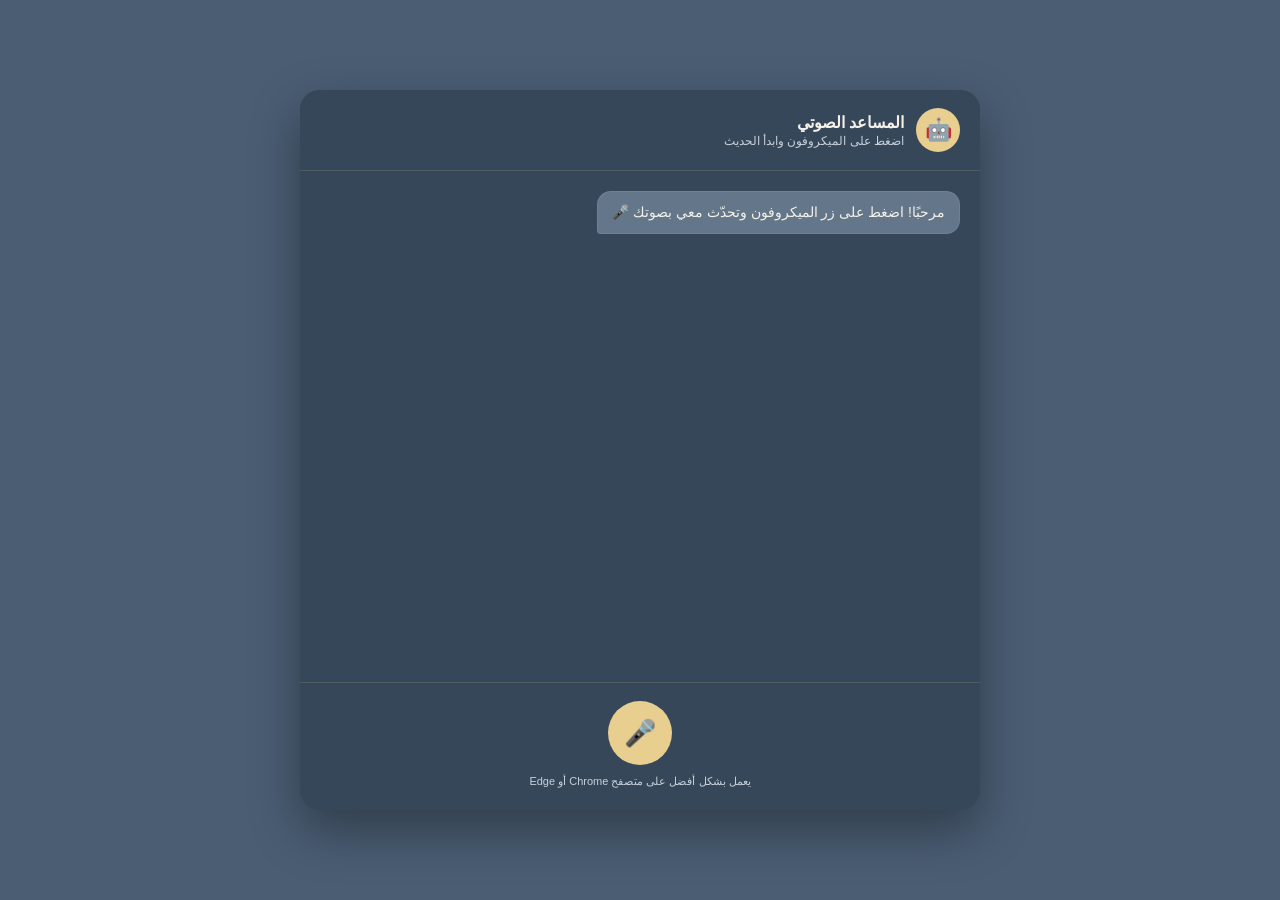
<file: AI-Robotics/Task-3-Voice Assistant/codes/index.html>
<!DOCTYPE html>
<html lang="ar" dir="rtl">
<head>
  <meta charset="UTF-8">
  <meta name="viewport" content="width=device-width, initial-scale=1.0">
  <title>شات بوت صوتي - Gemini</title>
  <link rel="stylesheet" href="style.css">
</head>
<body>

  <div class="chat-container">
    <header class="chat-header">
      <div class="bot-avatar">🤖</div>
      <div>
        <h1>المساعد الصوتي</h1>
        <p id="statusText">اضغط على الميكروفون وابدأ الحديث</p>
      </div>
    </header>

    <div id="chatLog" class="chat-log">
      <div class="message bot">
        <p>مرحبًا! اضغط على زر الميكروفون وتحدّث معي بصوتك 🎤</p>
      </div>
    </div>

    <div class="chat-input">
      <button id="micBtn" class="mic-btn" title="اضغط للتحدث">
        <span id="micIcon">🎤</span>
      </button>
      <p class="hint">يعمل بشكل أفضل على متصفح Chrome أو Edge</p>
    </div>
  </div>

  <script src="app.js"></script>
</body>
</html>
</file>
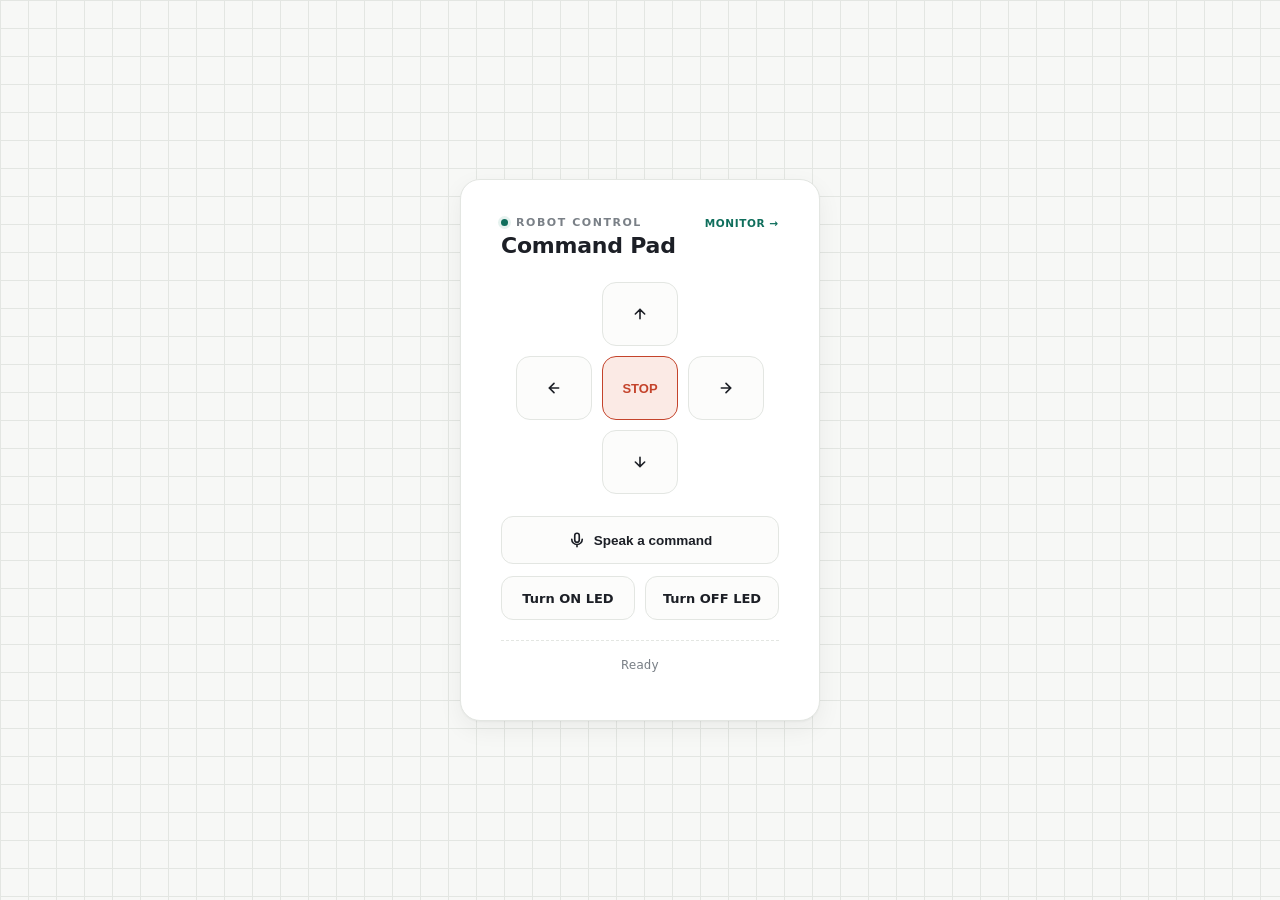
<file: Web-Development/Task - Web-Controlled LED and Servo Motor/CntrolLed1/index.html>
<!DOCTYPE html>
<html lang="en" dir="ltr">
<head>
<meta charset="UTF-8">
<meta name="viewport" content="width=device-width, initial-scale=1">
<title>Robot Control</title>
<style>
  :root {
    --bg: #F7F8F6;
    --card: #FFFFFF;
    --ink: #1C1F26;
    --muted: #7A8087;
    --line: #E3E6E2;
    --accent: #0F6E5C;
    --accent-soft: #E6F2EF;
    --stop: #C4432B;
    --stop-soft: #FBEAE5;
  }

  * { box-sizing: border-box; }

  body {
    margin: 0;
    min-height: 100vh;
    display: flex;
    flex-direction: column;
    align-items: center;
    justify-content: center;
    background: var(--bg);
    background-image:
      linear-gradient(var(--line) 1px, transparent 1px),
      linear-gradient(90deg, var(--line) 1px, transparent 1px);
    background-size: 28px 28px;
    font-family: 'Segoe UI', system-ui, -apple-system, sans-serif;
    color: var(--ink);
    padding: 24px;
  }

  .panel {
    background: var(--card);
    border: 1px solid var(--line);
    border-radius: 20px;
    padding: 36px 40px 28px;
    box-shadow: 0 1px 2px rgba(28,31,38,0.04), 0 8px 24px rgba(28,31,38,0.06);
    width: 100%;
    max-width: 360px;
  }

  .eyebrow {
    display: flex;
    align-items: center;
    justify-content: space-between;
    font-size: 11px;
    font-weight: 700;
    letter-spacing: 0.14em;
    text-transform: uppercase;
    color: var(--muted);
    margin-bottom: 4px;
  }

  .eyebrow-left { display: flex; align-items: center; gap: 8px; }

  .eyebrow a {
    color: var(--accent);
    text-decoration: none;
    font-size: 10.5px;
    letter-spacing: 0.06em;
  }
  .eyebrow a:hover { text-decoration: underline; }

  .dot {
    width: 7px;
    height: 7px;
    border-radius: 50%;
    background: var(--accent);
    box-shadow: 0 0 0 3px var(--accent-soft);
  }

  .dot.live {
    background: var(--stop);
    box-shadow: 0 0 0 3px var(--stop-soft);
    animation: pulse 1s infinite;
  }

  @keyframes pulse {
    0%, 100% { opacity: 1; }
    50% { opacity: 0.4; }
  }

  h1 {
    font-size: 22px;
    font-weight: 700;
    margin: 2px 0 24px;
    letter-spacing: -0.01em;
  }

  .pad {
    display: grid;
    grid-template-columns: 76px 76px 76px;
    grid-template-rows: 64px 64px 64px;
    gap: 10px;
    justify-content: center;
    margin: 0 auto;
  }

  .btn {
    border: 1.5px solid var(--line);
    border-radius: 14px;
    background: #FCFCFB;
    font-size: 13px;
    font-weight: 600;
    color: var(--ink);
    cursor: pointer;
    display: flex;
    align-items: center;
    justify-content: center;
    gap: 6px;
    transition: 0.15s ease;
  }

  .btn:hover {
    background: var(--accent-soft);
    border-color: var(--accent);
    color: var(--accent);
  }

  .btn:active { transform: scale(0.96); }
  .btn svg { width: 16px; height: 16px; }

  .forward  { grid-column: 2; grid-row: 1; }
  .left     { grid-column: 1; grid-row: 2; }
  .stop     { grid-column: 2; grid-row: 2; }
  .right    { grid-column: 3; grid-row: 2; }
  .backward { grid-column: 2; grid-row: 3; }

  .stop {
    border-color: var(--stop);
    color: var(--stop);
    background: var(--stop-soft);
  }
  .stop:hover { background: var(--stop); color: #fff; }

  .voice-row { display: flex; justify-content: center; margin-top: 22px; }

  .mic-btn {
    width: 100%;
    height: 48px;
    border-radius: 12px;
    border: 1.5px solid var(--line);
    background: #FCFCFB;
    color: var(--ink);
    font-size: 13.5px;
    font-weight: 600;
    display: flex;
    align-items: center;
    justify-content: center;
    gap: 8px;
    cursor: pointer;
    transition: 0.15s ease;
  }

  .mic-btn svg { width: 18px; height: 18px; }
  .mic-btn:hover { background: var(--accent-soft); border-color: var(--accent); color: var(--accent); }
  .mic-btn.listening { background: var(--stop-soft); border-color: var(--stop); color: var(--stop); }
  .mic-btn:disabled { opacity: 0.45; cursor: not-allowed; }

  .led-row {
    display: flex;
    justify-content: space-between;
    gap: 10px;
    margin-top: 12px;
  }

  .led-btn {
    flex: 1;
    height: 44px;
    border-radius: 12px;
    border: 1.5px solid var(--line);
    background: #FCFCFB;
    color: var(--ink);
    font-size: 13px;
    font-weight: 600;
    text-decoration: none;
    display: flex;
    align-items: center;
    justify-content: center;
    transition: 0.15s ease;
  }
  
  .led-btn:active { transform: scale(0.96); }
  .led-on:hover { background: var(--accent-soft); border-color: var(--accent); color: var(--accent); }
  .led-off:hover { background: var(--stop-soft); border-color: var(--stop); color: var(--stop); }

  #status {
    margin-top: 20px;
    padding-top: 16px;
    border-top: 1px dashed var(--line);
    font-family: 'Consolas', 'SF Mono', monospace;
    font-size: 12.5px;
    color: var(--muted);
    text-align: center;
    min-height: 18px;
  }

  #status.ok { color: var(--accent); }
  #status.err { color: var(--stop); }

  #heard {
    margin-top: 6px;
    font-size: 11.5px;
    color: var(--muted);
    text-align: center;
    min-height: 14px;
    font-style: italic;
  }
</style>
</head>
<body>

  <div class="panel">
    <div class="eyebrow">
      <div class="eyebrow-left"><span class="dot" id="statusDot"></span>ROBOT CONTROL</div>
      <a href="monitor.html" target="_blank">Monitor →</a>
    </div>
    <h1>Command Pad</h1>

    <div class="pad">
      <button class="btn forward" onclick="sendCommand('forward')">
        <svg viewBox="0 0 24 24" fill="none" stroke="currentColor" stroke-width="2.4" stroke-linecap="round"><path d="M12 19V5M5 12l7-7 7 7"/></svg>
      </button>
      <button class="btn left" onclick="sendCommand('left')">
        <svg viewBox="0 0 24 24" fill="none" stroke="currentColor" stroke-width="2.4" stroke-linecap="round"><path d="M19 12H5M12 5l-7 7 7 7"/></svg>
      </button>
      <button class="btn stop" onclick="sendCommand('stop')">STOP</button>
      <button class="btn right" onclick="sendCommand('right')">
        <svg viewBox="0 0 24 24" fill="none" stroke="currentColor" stroke-width="2.4" stroke-linecap="round"><path d="M5 12h14M12 5l7 7-7 7"/></svg>
      </button>
      <button class="btn backward" onclick="sendCommand('backward')">
        <svg viewBox="0 0 24 24" fill="none" stroke="currentColor" stroke-width="2.4" stroke-linecap="round"><path d="M12 5v14M19 12l-7 7-7-7"/></svg>
      </button>
    </div>

    <div class="voice-row">
      <button class="mic-btn" id="micBtn" onclick="toggleListening()">
        <svg viewBox="0 0 24 24" fill="none" stroke="currentColor" stroke-width="2.2" stroke-linecap="round" stroke-linejoin="round">
          <path d="M12 15a3 3 0 003-3V6a3 3 0 10-6 0v6a3 3 0 003 3z"/>
          <path d="M19 11a7 7 0 01-14 0M12 18v3"/>
        </svg>
        <span id="micLabel">Speak a command</span>
      </button>
    </div>

    <div class="led-row">
      <a href="http://task4.kesug.com/led.php?state=1" target="_blank" class="led-btn led-on">Turn ON LED</a>
      <a href="http://task4.kesug.com/led.php?state=0" target="_blank" class="led-btn led-off">Turn OFF LED</a>
    </div>

    <div id="status">Ready</div>
    <div id="heard"></div>
  </div>

  <script>
    function sendCommand(cmd) {
      const status = document.getElementById('status');
      status.className = '';
      status.innerText = 'Sending...';

      fetch('update_command.php', {
        method: 'POST',
        headers: { 'Content-Type': 'application/x-www-form-urlencoded' },
        body: 'command=' + encodeURIComponent(cmd)
      })
      .then(res => res.json())
      .then(data => {
        if (data.status === 'success') {
          status.className = 'ok';
          status.innerText = data.button + ' -> "' + data.stored_as + '"  ·  saved to database';
        } else {
          status.className = 'err';
          status.innerText = 'Error: ' + data.message;
        }
      })
      .catch(() => {
        status.className = 'err';
        status.innerText = 'Could not reach server';
      });
    }

    const SpeechRecognitionAPI = window.SpeechRecognition || window.webkitSpeechRecognition;
    const micBtn = document.getElementById('micBtn');
    const micLabel = document.getElementById('micLabel');
    const statusDot = document.getElementById('statusDot');
    const heardEl = document.getElementById('heard');
    let recognition = null;
    let listening = false;

    const wordMap = [
      { cmd: 'forward',  words: ['forward', 'go forward', 'move forward', 'ahead'] },
      { cmd: 'backward', words: ['backward', 'back', 'go back', 'move back', 'reverse'] },
      { cmd: 'left',     words: ['left', 'turn left', 'go left'] },
      { cmd: 'right',    words: ['right', 'turn right', 'go right'] },
      { cmd: 'stop',     words: ['stop', 'halt', 'freeze'] }
    ];

    function matchCommand(transcript) {
      const t = transcript.toLowerCase().trim();
      for (const entry of wordMap) {
        for (const w of entry.words) {
          if (t.includes(w)) return entry.cmd;
        }
      }
      return null;
    }

    if (SpeechRecognitionAPI) {
      recognition = new SpeechRecognitionAPI();
      recognition.lang = 'en-US'; 
      recognition.continuous = false;
      recognition.interimResults = false;

      recognition.onstart = () => {
        listening = true;
        micBtn.classList.add('listening');
        micLabel.innerText = 'Listening...';
        statusDot.classList.add('live');
        heardEl.innerText = '';
        document.getElementById('status').className = '';
        document.getElementById('status').innerText = 'Listening...';
      };

      recognition.onresult = (event) => {
        const transcript = event.results[0][0].transcript;
        heardEl.innerText = 'Heard: "' + transcript + '"';
        const cmd = matchCommand(transcript);
        if (cmd) {
          sendCommand(cmd);
        } else {
          document.getElementById('status').className = 'err';
          document.getElementById('status').innerText = 'Did not recognize a command';
        }
      };

      recognition.onspeechend = () => recognition.stop();

      recognition.onerror = (event) => {
        document.getElementById('status').className = 'err';
        if (event.error === 'no-speech') {
          document.getElementById('status').innerText = 'No speech detected, try again';
        } else if (event.error === 'not-allowed' || event.error === 'service-not-allowed') {
          document.getElementById('status').innerText = 'Microphone permission blocked';
        } else if (event.error === 'network') {
          document.getElementById('status').innerText = 'Network error (needs internet)';
        } else {
          document.getElementById('status').innerText = 'Microphone error: ' + event.error;
        }
      };

      recognition.onend = () => {
        listening = false;
        micBtn.classList.remove('listening');
        micLabel.innerText = 'Speak a command';
        statusDot.classList.remove('live');
      };
    } else {
      micBtn.disabled = true;
      micLabel.innerText = 'Voice not supported in this browser';
    }

    function toggleListening() {
      if (!recognition) return;
      if (listening) {
        recognition.stop();
      } else {
        recognition.start();
      }
    }
  </script>

</body>
</html>
</file>
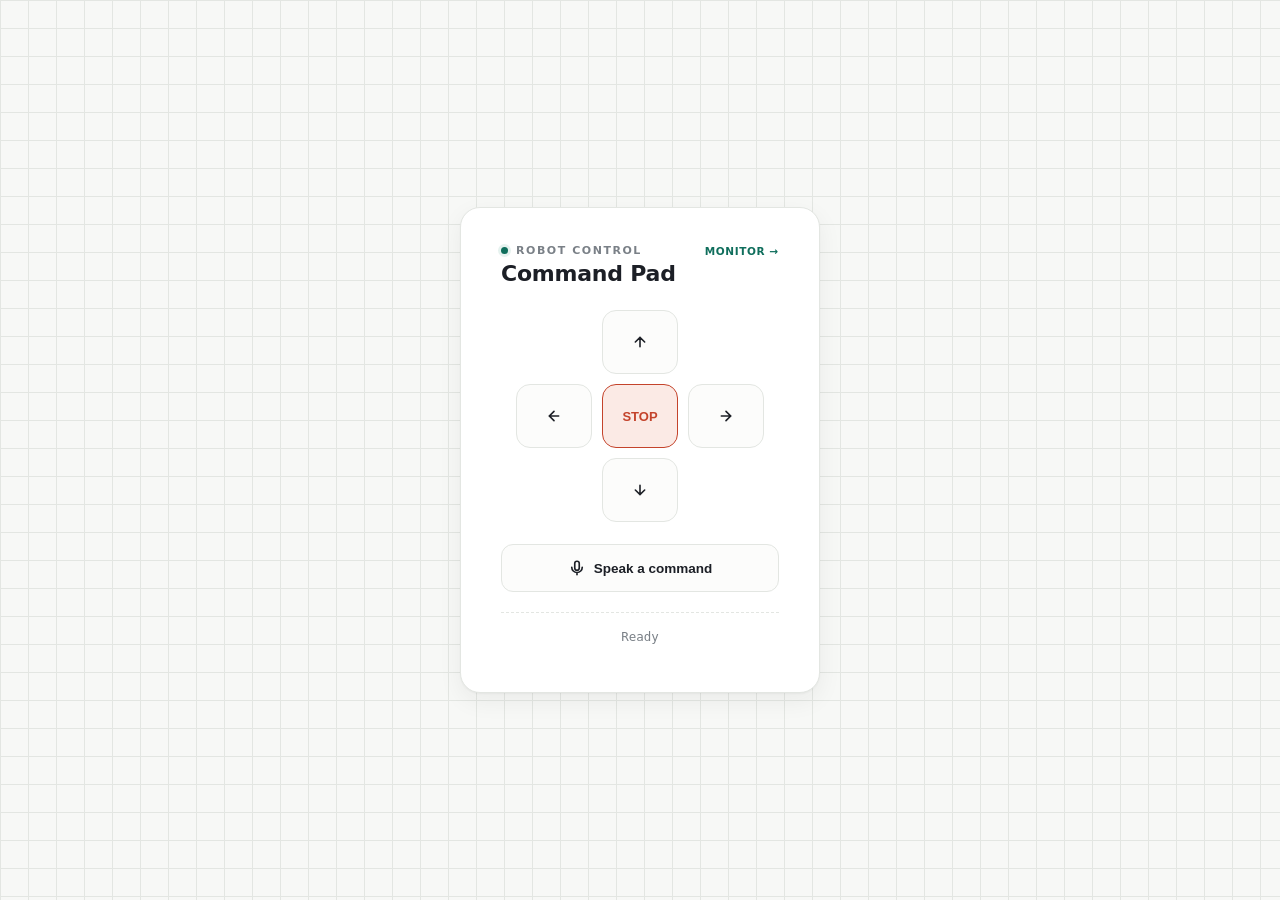
<file: Web-Development/Task-4-Robot Control Panel/Codes/index.html>
<!DOCTYPE html>
<html lang="en" dir="ltr">
<head>
<meta charset="UTF-8">
<meta name="viewport" content="width=device-width, initial-scale=1">
<title>Robot Control</title>
<style>
  :root {
    --bg: #F7F8F6;
    --card: #FFFFFF;
    --ink: #1C1F26;
    --muted: #7A8087;
    --line: #E3E6E2;
    --accent: #0F6E5C;
    --accent-soft: #E6F2EF;
    --stop: #C4432B;
    --stop-soft: #FBEAE5;
  }

  * { box-sizing: border-box; }

  body {
    margin: 0;
    min-height: 100vh;
    display: flex;
    flex-direction: column;
    align-items: center;
    justify-content: center;
    background: var(--bg);
    background-image:
      linear-gradient(var(--line) 1px, transparent 1px),
      linear-gradient(90deg, var(--line) 1px, transparent 1px);
    background-size: 28px 28px;
    font-family: 'Segoe UI', system-ui, -apple-system, sans-serif;
    color: var(--ink);
    padding: 24px;
  }

  .panel {
    background: var(--card);
    border: 1px solid var(--line);
    border-radius: 20px;
    padding: 36px 40px 28px;
    box-shadow: 0 1px 2px rgba(28,31,38,0.04), 0 8px 24px rgba(28,31,38,0.06);
    width: 100%;
    max-width: 360px;
  }

  .eyebrow {
    display: flex;
    align-items: center;
    justify-content: space-between;
    font-size: 11px;
    font-weight: 700;
    letter-spacing: 0.14em;
    text-transform: uppercase;
    color: var(--muted);
    margin-bottom: 4px;
  }

  .eyebrow-left { display: flex; align-items: center; gap: 8px; }

  .eyebrow a {
    color: var(--accent);
    text-decoration: none;
    font-size: 10.5px;
    letter-spacing: 0.06em;
  }
  .eyebrow a:hover { text-decoration: underline; }

  .dot {
    width: 7px;
    height: 7px;
    border-radius: 50%;
    background: var(--accent);
    box-shadow: 0 0 0 3px var(--accent-soft);
  }

  .dot.live {
    background: var(--stop);
    box-shadow: 0 0 0 3px var(--stop-soft);
    animation: pulse 1s infinite;
  }

  @keyframes pulse {
    0%, 100% { opacity: 1; }
    50% { opacity: 0.4; }
  }

  h1 {
    font-size: 22px;
    font-weight: 700;
    margin: 2px 0 24px;
    letter-spacing: -0.01em;
  }

  .pad {
    display: grid;
    grid-template-columns: 76px 76px 76px;
    grid-template-rows: 64px 64px 64px;
    gap: 10px;
    justify-content: center;
    margin: 0 auto;
  }

  .btn {
    border: 1.5px solid var(--line);
    border-radius: 14px;
    background: #FCFCFB;
    font-size: 13px;
    font-weight: 600;
    color: var(--ink);
    cursor: pointer;
    display: flex;
    align-items: center;
    justify-content: center;
    gap: 6px;
    transition: 0.15s ease;
  }

  .btn:hover {
    background: var(--accent-soft);
    border-color: var(--accent);
    color: var(--accent);
  }

  .btn:active { transform: scale(0.96); }
  .btn svg { width: 16px; height: 16px; }

  .forward  { grid-column: 2; grid-row: 1; }
  .left     { grid-column: 1; grid-row: 2; }
  .stop     { grid-column: 2; grid-row: 2; }
  .right    { grid-column: 3; grid-row: 2; }
  .backward { grid-column: 2; grid-row: 3; }

  .stop {
    border-color: var(--stop);
    color: var(--stop);
    background: var(--stop-soft);
  }
  .stop:hover { background: var(--stop); color: #fff; }

  .voice-row { display: flex; justify-content: center; margin-top: 22px; }

  .mic-btn {
    width: 100%;
    height: 48px;
    border-radius: 12px;
    border: 1.5px solid var(--line);
    background: #FCFCFB;
    color: var(--ink);
    font-size: 13.5px;
    font-weight: 600;
    display: flex;
    align-items: center;
    justify-content: center;
    gap: 8px;
    cursor: pointer;
    transition: 0.15s ease;
  }

  .mic-btn svg { width: 18px; height: 18px; }
  .mic-btn:hover { background: var(--accent-soft); border-color: var(--accent); color: var(--accent); }
  .mic-btn.listening { background: var(--stop-soft); border-color: var(--stop); color: var(--stop); }
  .mic-btn:disabled { opacity: 0.45; cursor: not-allowed; }

  #status {
    margin-top: 20px;
    padding-top: 16px;
    border-top: 1px dashed var(--line);
    font-family: 'Consolas', 'SF Mono', monospace;
    font-size: 12.5px;
    color: var(--muted);
    text-align: center;
    min-height: 18px;
  }

  #status.ok { color: var(--accent); }
  #status.err { color: var(--stop); }

  #heard {
    margin-top: 6px;
    font-size: 11.5px;
    color: var(--muted);
    text-align: center;
    min-height: 14px;
    font-style: italic;
  }
</style>
</head>
<body>

  <div class="panel">
    <div class="eyebrow">
      <div class="eyebrow-left"><span class="dot" id="statusDot"></span>ROBOT CONTROL</div>
      <a href="monitor.html" target="_blank">Monitor →</a>
    </div>
    <h1>Command Pad</h1>

    <div class="pad">
      <button class="btn forward" onclick="sendCommand('forward')">
        <svg viewBox="0 0 24 24" fill="none" stroke="currentColor" stroke-width="2.4" stroke-linecap="round"><path d="M12 19V5M5 12l7-7 7 7"/></svg>
      </button>
      <button class="btn left" onclick="sendCommand('left')">
        <svg viewBox="0 0 24 24" fill="none" stroke="currentColor" stroke-width="2.4" stroke-linecap="round"><path d="M19 12H5M12 5l-7 7 7 7"/></svg>
      </button>
      <button class="btn stop" onclick="sendCommand('stop')">STOP</button>
      <button class="btn right" onclick="sendCommand('right')">
        <svg viewBox="0 0 24 24" fill="none" stroke="currentColor" stroke-width="2.4" stroke-linecap="round"><path d="M5 12h14M12 5l7 7-7 7"/></svg>
      </button>
      <button class="btn backward" onclick="sendCommand('backward')">
        <svg viewBox="0 0 24 24" fill="none" stroke="currentColor" stroke-width="2.4" stroke-linecap="round"><path d="M12 5v14M19 12l-7 7-7-7"/></svg>
      </button>
    </div>

    <div class="voice-row">
      <button class="mic-btn" id="micBtn" onclick="toggleListening()">
        <svg viewBox="0 0 24 24" fill="none" stroke="currentColor" stroke-width="2.2" stroke-linecap="round" stroke-linejoin="round">
          <path d="M12 15a3 3 0 003-3V6a3 3 0 10-6 0v6a3 3 0 003 3z"/>
          <path d="M19 11a7 7 0 01-14 0M12 18v3"/>
        </svg>
        <span id="micLabel">Speak a command</span>
      </button>
    </div>

    <div id="status">Ready</div>
    <div id="heard"></div>
  </div>

  <script>
    // ---- Sending commands to the server (saves the letter to robot_state) ----
    function sendCommand(cmd) {
      const status = document.getElementById('status');
      status.className = '';
      status.innerText = 'Sending...';

      fetch('update_command.php', {
        method: 'POST',
        headers: { 'Content-Type': 'application/x-www-form-urlencoded' },
        body: 'command=' + encodeURIComponent(cmd)
      })
      .then(res => res.json())
      .then(data => {
        if (data.status === 'success') {
          status.className = 'ok';
          status.innerText = data.button + ' -> "' + data.stored_as + '"  ·  saved to database';
        } else {
          status.className = 'err';
          status.innerText = 'Error: ' + data.message;
        }
      })
      .catch(() => {
        status.className = 'err';
        status.innerText = 'Could not reach server';
      });
    }

    // ---- Voice input: browser speech-to-text ----
    const SpeechRecognitionAPI = window.SpeechRecognition || window.webkitSpeechRecognition;
    const micBtn = document.getElementById('micBtn');
    const micLabel = document.getElementById('micLabel');
    const statusDot = document.getElementById('statusDot');
    const heardEl = document.getElementById('heard');
    let recognition = null;
    let listening = false;

    // Local word -> command matching (works in Arabic or English, no external API needed)
    const wordMap = [
      { cmd: 'forward',  words: ['forward', 'go forward', 'move forward', 'ahead', 'قدام', 'روح قدام', 'امام', 'أمام', 'الى الامام', 'الى الأمام', 'إلى الأمام', 'للأمام', 'لقدام'] },
      { cmd: 'backward', words: ['backward', 'back', 'go back', 'move back', 'reverse', 'خلف', 'ورا', 'روح ورا', 'للخلف', 'الى الخلف', 'إلى الخلف'] },
      { cmd: 'left',     words: ['left', 'turn left', 'go left', 'يسار', 'شمال', 'لليسار', 'روح يسار', 'روح شمال'] },
      { cmd: 'right',    words: ['right', 'turn right', 'go right', 'يمين', 'لليمين', 'روح يمين'] },
      { cmd: 'stop',     words: ['stop', 'halt', 'freeze', 'وقف', 'قف', 'توقف', 'استوب'] }
    ];

    function matchCommand(transcript) {
      const t = transcript.toLowerCase().trim();
      for (const entry of wordMap) {
        for (const w of entry.words) {
          if (t.includes(w)) return entry.cmd;
        }
      }
      return null;
    }

    if (SpeechRecognitionAPI) {
      recognition = new SpeechRecognitionAPI();
      recognition.lang = 'ar-SA';   // غيّريها لـ 'en-US' لو تبين تتكلمين إنجليزي
      recognition.continuous = false;
      recognition.interimResults = false;

      recognition.onstart = () => {
        listening = true;
        micBtn.classList.add('listening');
        micLabel.innerText = 'Listening...';
        statusDot.classList.add('live');
        heardEl.innerText = '';
        document.getElementById('status').className = '';
        document.getElementById('status').innerText = 'Listening...';
      };

      recognition.onresult = (event) => {
        const transcript = event.results[0][0].transcript;
        heardEl.innerText = 'Heard: "' + transcript + '"';
        const cmd = matchCommand(transcript);
        if (cmd) {
          sendCommand(cmd);
        } else {
          document.getElementById('status').className = 'err';
          document.getElementById('status').innerText = 'Did not recognize a command';
        }
      };

      recognition.onspeechend = () => recognition.stop();

      recognition.onerror = (event) => {
        document.getElementById('status').className = 'err';
        if (event.error === 'no-speech') {
          document.getElementById('status').innerText = 'No speech detected, try again';
        } else if (event.error === 'not-allowed' || event.error === 'service-not-allowed') {
          document.getElementById('status').innerText = 'Microphone permission blocked';
        } else if (event.error === 'network') {
          document.getElementById('status').innerText = 'Network error (needs internet)';
        } else {
          document.getElementById('status').innerText = 'Microphone error: ' + event.error;
        }
      };

      recognition.onend = () => {
        listening = false;
        micBtn.classList.remove('listening');
        micLabel.innerText = 'Speak a command';
        statusDot.classList.remove('live');
      };
    } else {
      micBtn.disabled = true;
      micLabel.innerText = 'Voice not supported in this browser';
    }

    function toggleListening() {
      if (!recognition) return;
      if (listening) {
        recognition.stop();
      } else {
        recognition.start();
      }
    }
  </script>

</body>
</html>
</file>
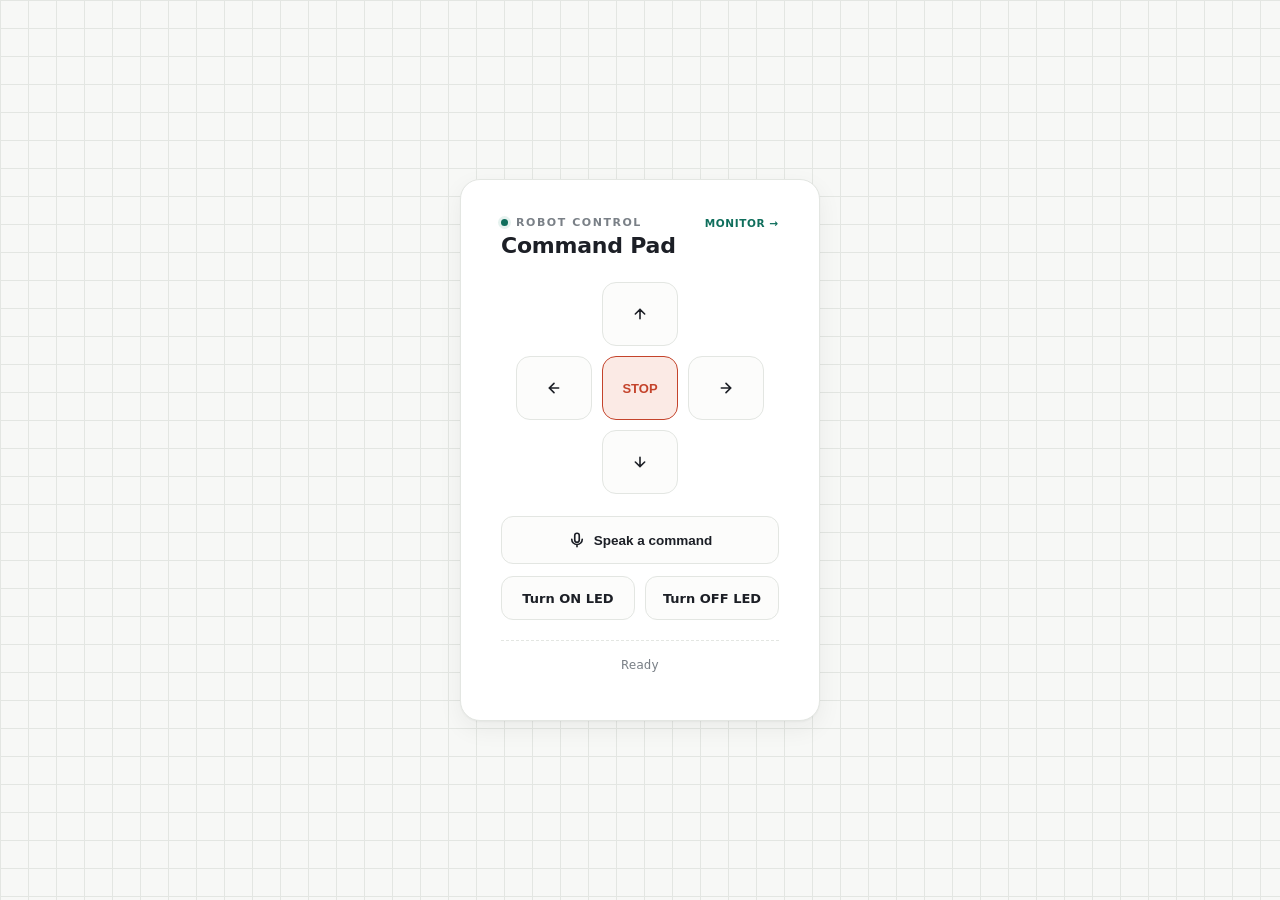
<file: Web-Development/Task - Web-Controlled LED and Servo Motor/Codes/cntrolServo/index.html>
<!DOCTYPE html>
<html lang="en" dir="ltr">
<head>
<meta charset="UTF-8">
<meta name="viewport" content="width=device-width, initial-scale=1">
<title>Robot Control</title>
<style>
  :root {
    --bg: #F7F8F6;
    --card: #FFFFFF;
    --ink: #1C1F26;
    --muted: #7A8087;
    --line: #E3E6E2;
    --accent: #0F6E5C;
    --accent-soft: #E6F2EF;
    --stop: #C4432B;
    --stop-soft: #FBEAE5;
  }

  * { box-sizing: border-box; }

  body {
    margin: 0;
    min-height: 100vh;
    display: flex;
    flex-direction: column;
    align-items: center;
    justify-content: center;
    background: var(--bg);
    background-image:
      linear-gradient(var(--line) 1px, transparent 1px),
      linear-gradient(90deg, var(--line) 1px, transparent 1px);
    background-size: 28px 28px;
    font-family: 'Segoe UI', system-ui, -apple-system, sans-serif;
    color: var(--ink);
    padding: 24px;
  }

  .panel {
    background: var(--card);
    border: 1px solid var(--line);
    border-radius: 20px;
    padding: 36px 40px 28px;
    box-shadow: 0 1px 2px rgba(28,31,38,0.04), 0 8px 24px rgba(28,31,38,0.06);
    width: 100%;
    max-width: 360px;
  }

  .eyebrow {
    display: flex;
    align-items: center;
    justify-content: space-between;
    font-size: 11px;
    font-weight: 700;
    letter-spacing: 0.14em;
    text-transform: uppercase;
    color: var(--muted);
    margin-bottom: 4px;
  }

  .eyebrow-left { display: flex; align-items: center; gap: 8px; }

  .eyebrow a {
    color: var(--accent);
    text-decoration: none;
    font-size: 10.5px;
    letter-spacing: 0.06em;
  }
  .eyebrow a:hover { text-decoration: underline; }

  .dot {
    width: 7px;
    height: 7px;
    border-radius: 50%;
    background: var(--accent);
    box-shadow: 0 0 0 3px var(--accent-soft);
  }

  .dot.live {
    background: var(--stop);
    box-shadow: 0 0 0 3px var(--stop-soft);
    animation: pulse 1s infinite;
  }

  @keyframes pulse {
    0%, 100% { opacity: 1; }
    50% { opacity: 0.4; }
  }

  h1 {
    font-size: 22px;
    font-weight: 700;
    margin: 2px 0 24px;
    letter-spacing: -0.01em;
  }

  .pad {
    display: grid;
    grid-template-columns: 76px 76px 76px;
    grid-template-rows: 64px 64px 64px;
    gap: 10px;
    justify-content: center;
    margin: 0 auto;
  }

  .btn {
    border: 1.5px solid var(--line);
    border-radius: 14px;
    background: #FCFCFB;
    font-size: 13px;
    font-weight: 600;
    color: var(--ink);
    cursor: pointer;
    display: flex;
    align-items: center;
    justify-content: center;
    gap: 6px;
    transition: 0.15s ease;
  }

  .btn:hover {
    background: var(--accent-soft);
    border-color: var(--accent);
    color: var(--accent);
  }

  .btn:active { transform: scale(0.96); }
  .btn svg { width: 16px; height: 16px; }

  .forward  { grid-column: 2; grid-row: 1; }
  .left     { grid-column: 1; grid-row: 2; }
  .stop     { grid-column: 2; grid-row: 2; }
  .right    { grid-column: 3; grid-row: 2; }
  .backward { grid-column: 2; grid-row: 3; }

  .stop {
    border-color: var(--stop);
    color: var(--stop);
    background: var(--stop-soft);
  }
  .stop:hover { background: var(--stop); color: #fff; }

  .voice-row { display: flex; justify-content: center; margin-top: 22px; }

  .mic-btn {
    width: 100%;
    height: 48px;
    border-radius: 12px;
    border: 1.5px solid var(--line);
    background: #FCFCFB;
    color: var(--ink);
    font-size: 13.5px;
    font-weight: 600;
    display: flex;
    align-items: center;
    justify-content: center;
    gap: 8px;
    cursor: pointer;
    transition: 0.15s ease;
  }

  .mic-btn svg { width: 18px; height: 18px; }
  .mic-btn:hover { background: var(--accent-soft); border-color: var(--accent); color: var(--accent); }
  .mic-btn.listening { background: var(--stop-soft); border-color: var(--stop); color: var(--stop); }
  .mic-btn:disabled { opacity: 0.45; cursor: not-allowed; }

  .led-row {
    display: flex;
    justify-content: space-between;
    gap: 10px;
    margin-top: 12px;
  }

  .led-btn {
    flex: 1;
    height: 44px;
    border-radius: 12px;
    border: 1.5px solid var(--line);
    background: #FCFCFB;
    color: var(--ink);
    font-size: 13px;
    font-weight: 600;
    text-decoration: none;
    display: flex;
    align-items: center;
    justify-content: center;
    transition: 0.15s ease;
  }
  
  .led-btn:active { transform: scale(0.96); }
  .led-on:hover { background: var(--accent-soft); border-color: var(--accent); color: var(--accent); }
  .led-off:hover { background: var(--stop-soft); border-color: var(--stop); color: var(--stop); }

  #status {
    margin-top: 20px;
    padding-top: 16px;
    border-top: 1px dashed var(--line);
    font-family: 'Consolas', 'SF Mono', monospace;
    font-size: 12.5px;
    color: var(--muted);
    text-align: center;
    min-height: 18px;
  }

  #status.ok { color: var(--accent); }
  #status.err { color: var(--stop); }

  #heard {
    margin-top: 6px;
    font-size: 11.5px;
    color: var(--muted);
    text-align: center;
    min-height: 14px;
    font-style: italic;
  }
</style>
</head>
<body>

  <div class="panel">
    <div class="eyebrow">
      <div class="eyebrow-left"><span class="dot" id="statusDot"></span>ROBOT CONTROL</div>
      <a href="monitor.html" target="_blank">Monitor →</a>
    </div>
    <h1>Command Pad</h1>

    <div class="pad">
      <button class="btn forward" onclick="sendCommand('forward')">
        <svg viewBox="0 0 24 24" fill="none" stroke="currentColor" stroke-width="2.4" stroke-linecap="round"><path d="M12 19V5M5 12l7-7 7 7"/></svg>
      </button>
      <button class="btn left" onclick="sendCommand('left')">
        <svg viewBox="0 0 24 24" fill="none" stroke="currentColor" stroke-width="2.4" stroke-linecap="round"><path d="M19 12H5M12 5l-7 7 7 7"/></svg>
      </button>
      <button class="btn stop" onclick="sendCommand('stop')">STOP</button>
      <button class="btn right" onclick="sendCommand('right')">
        <svg viewBox="0 0 24 24" fill="none" stroke="currentColor" stroke-width="2.4" stroke-linecap="round"><path d="M5 12h14M12 5l7 7-7 7"/></svg>
      </button>
      <button class="btn backward" onclick="sendCommand('backward')">
        <svg viewBox="0 0 24 24" fill="none" stroke="currentColor" stroke-width="2.4" stroke-linecap="round"><path d="M12 5v14M19 12l-7 7-7-7"/></svg>
      </button>
    </div>

    <div class="voice-row">
      <button class="mic-btn" id="micBtn" onclick="toggleListening()">
        <svg viewBox="0 0 24 24" fill="none" stroke="currentColor" stroke-width="2.2" stroke-linecap="round" stroke-linejoin="round">
          <path d="M12 15a3 3 0 003-3V6a3 3 0 10-6 0v6a3 3 0 003 3z"/>
          <path d="M19 11a7 7 0 01-14 0M12 18v3"/>
        </svg>
        <span id="micLabel">Speak a command</span>
      </button>
    </div>

    <div class="led-row">
      <a href="http://task4.kesug.com/led.php?state=1" target="_blank" class="led-btn led-on">Turn ON LED</a>
      <a href="http://task4.kesug.com/led.php?state=0" target="_blank" class="led-btn led-off">Turn OFF LED</a>
    </div>

    <div id="status">Ready</div>
    <div id="heard"></div>
  </div>

  <script>
    function sendCommand(cmd) {
      const status = document.getElementById('status');
      status.className = '';
      status.innerText = 'Sending...';

      fetch('update_command.php', {
        method: 'POST',
        headers: { 'Content-Type': 'application/x-www-form-urlencoded' },
        body: 'command=' + encodeURIComponent(cmd)
      })
      .then(res => res.json())
      .then(data => {
        if (data.status === 'success') {
          status.className = 'ok';
          status.innerText = data.button + ' -> "' + data.stored_as + '"  ·  saved to database';
        } else {
          status.className = 'err';
          status.innerText = 'Error: ' + data.message;
        }
      })
      .catch(() => {
        status.className = 'err';
        status.innerText = 'Could not reach server';
      });

      fetch('dir.php', {
        method: 'POST',
        headers: { 'Content-Type': 'application/x-www-form-urlencoded' },
        body: 'command=' + encodeURIComponent(cmd)
      });
    }

    const SpeechRecognitionAPI = window.SpeechRecognition || window.webkitSpeechRecognition;
    const micBtn = document.getElementById('micBtn');
    const micLabel = document.getElementById('micLabel');
    const statusDot = document.getElementById('statusDot');
    const heardEl = document.getElementById('heard');
    let recognition = null;
    let listening = false;

    const wordMap = [
      { cmd: 'forward',  words: ['forward', 'go forward', 'move forward', 'ahead'] },
      { cmd: 'backward', words: ['backward', 'back', 'go back', 'move back', 'reverse'] },
      { cmd: 'left',     words: ['left', 'turn left', 'go left'] },
      { cmd: 'right',    words: ['right', 'turn right', 'go right'] },
      { cmd: 'stop',     words: ['stop', 'halt', 'freeze'] }
    ];

    function matchCommand(transcript) {
      const t = transcript.toLowerCase().trim();
      for (const entry of wordMap) {
        for (const w of entry.words) {
          if (t.includes(w)) return entry.cmd;
        }
      }
      return null;
    }

    if (SpeechRecognitionAPI) {
      recognition = new SpeechRecognitionAPI();
      recognition.lang = 'en-US'; 
      recognition.continuous = false;
      recognition.interimResults = false;

      recognition.onstart = () => {
        listening = true;
        micBtn.classList.add('listening');
        micLabel.innerText = 'Listening...';
        statusDot.classList.add('live');
        heardEl.innerText = '';
        document.getElementById('status').className = '';
        document.getElementById('status').innerText = 'Listening...';
      };

      recognition.onresult = (event) => {
        const transcript = event.results[0][0].transcript;
        heardEl.innerText = 'Heard: "' + transcript + '"';
        const cmd = matchCommand(transcript);
        if (cmd) {
          sendCommand(cmd);
        } else {
          document.getElementById('status').className = 'err';
          document.getElementById('status').innerText = 'Did not recognize a command';
        }
      };

      recognition.onspeechend = () => recognition.stop();

      recognition.onerror = (event) => {
        document.getElementById('status').className = 'err';
        if (event.error === 'no-speech') {
          document.getElementById('status').innerText = 'No speech detected, try again';
        } else if (event.error === 'not-allowed' || event.error === 'service-not-allowed') {
          document.getElementById('status').innerText = 'Microphone permission blocked';
        } else if (event.error === 'network') {
          document.getElementById('status').innerText = 'Network error (needs internet)';
        } else {
          document.getElementById('status').innerText = 'Microphone error: ' + event.error;
        }
      };

      recognition.onend = () => {
        listening = false;
        micBtn.classList.remove('listening');
        micLabel.innerText = 'Speak a command';
        statusDot.classList.remove('live');
      };
    } else {
      micBtn.disabled = true;
      micLabel.innerText = 'Voice not supported in this browser';
    }

    function toggleListening() {
      if (!recognition) return;
      if (listening) {
        recognition.stop();
      } else {
        recognition.start();
      }
    }
  </script>

</body>
</html>
</file>
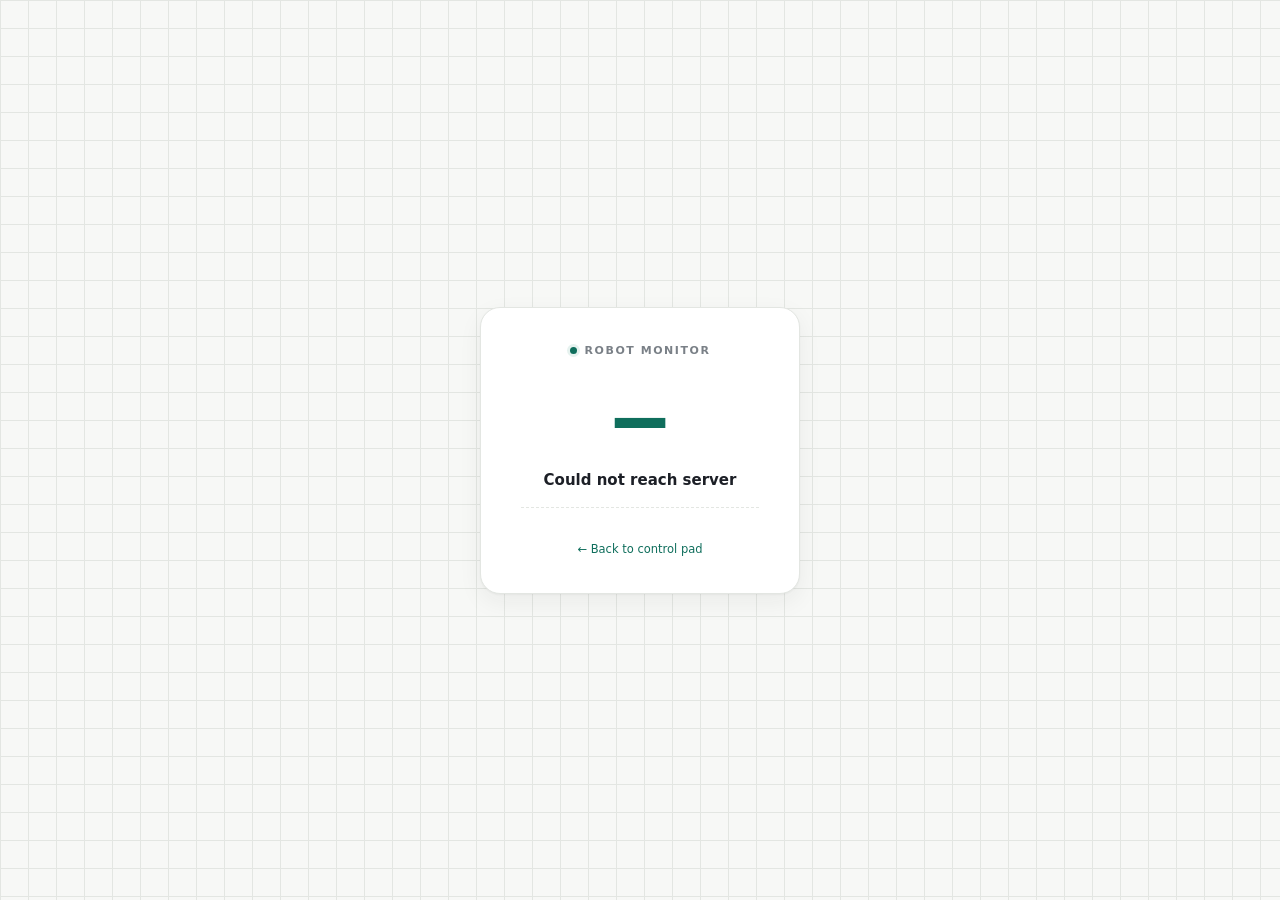
<file: Web-Development/Task - Web-Controlled LED and Servo Motor/CntrolLed1/monitor.html>
<!DOCTYPE html>
<html lang="en" dir="ltr">
<head>
<meta charset="UTF-8">
<meta name="viewport" content="width=device-width, initial-scale=1">
<title>Robot Monitor</title>
<style>
  :root {
    --bg: #F7F8F6;
    --card: #FFFFFF;
    --ink: #1C1F26;
    --muted: #7A8087;
    --line: #E3E6E2;
    --accent: #0F6E5C;
    --accent-soft: #E6F2EF;
  }

  * { box-sizing: border-box; }

  body {
    margin: 0;
    min-height: 100vh;
    display: flex;
    flex-direction: column;
    align-items: center;
    justify-content: center;
    background: var(--bg);
    background-image:
      linear-gradient(var(--line) 1px, transparent 1px),
      linear-gradient(90deg, var(--line) 1px, transparent 1px);
    background-size: 28px 28px;
    font-family: 'Segoe UI', system-ui, -apple-system, sans-serif;
    color: var(--ink);
    padding: 24px;
  }

  .panel {
    background: var(--card);
    border: 1px solid var(--line);
    border-radius: 20px;
    padding: 36px 40px;
    box-shadow: 0 1px 2px rgba(28,31,38,0.04), 0 8px 24px rgba(28,31,38,0.06);
    width: 100%;
    max-width: 320px;
    text-align: center;
  }

  .eyebrow {
    display: flex;
    align-items: center;
    justify-content: center;
    gap: 8px;
    font-size: 11px;
    font-weight: 700;
    letter-spacing: 0.14em;
    text-transform: uppercase;
    color: var(--muted);
    margin-bottom: 18px;
  }

  .dot {
    width: 7px;
    height: 7px;
    border-radius: 50%;
    background: var(--accent);
    box-shadow: 0 0 0 3px var(--accent-soft);
  }

  .letter {
    font-family: 'Consolas', 'SF Mono', monospace;
    font-size: 84px;
    font-weight: 700;
    color: var(--accent);
    line-height: 1;
    margin: 8px 0 12px;
  }

  .meaning {
    font-size: 15px;
    font-weight: 600;
    color: var(--ink);
    margin-bottom: 18px;
  }

  .updated {
    font-family: 'Consolas', 'SF Mono', monospace;
    font-size: 11.5px;
    color: var(--muted);
    border-top: 1px dashed var(--line);
    padding-top: 14px;
  }

  a {
    display: inline-block;
    margin-top: 20px;
    font-size: 11.5px;
    color: var(--accent);
    text-decoration: none;
  }
  a:hover { text-decoration: underline; }
</style>
</head>
<body>

  <div class="panel">
    <div class="eyebrow"><span class="dot"></span>ROBOT MONITOR</div>
    <div class="letter" id="letter">–</div>
    <div class="meaning" id="meaning">Waiting for data...</div>
    <div class="updated" id="updated"></div>
    <a href="index.html">← Back to control pad</a>
  </div>

  <script>
    const names = { f: 'forward', b: 'backward', l: 'left', r: 'right', S: 'stop' };

    function refresh() {
      fetch('get_state.php')
        .then(res => res.json())
        .then(data => {
          if (data.command) {
            document.getElementById('letter').innerText = data.command;
            document.getElementById('meaning').innerText = names[data.command] || 'unknown';
            document.getElementById('updated').innerText = 'Last updated: ' + (data.updated_at || '–');
          }
        })
        .catch(() => {
          document.getElementById('meaning').innerText = 'Could not reach server';
        });
    }

    refresh();
    setInterval(refresh, 2000); // يحدث كل ثانيتين تلقائيًا
  </script>

</body>
</html>
</file>
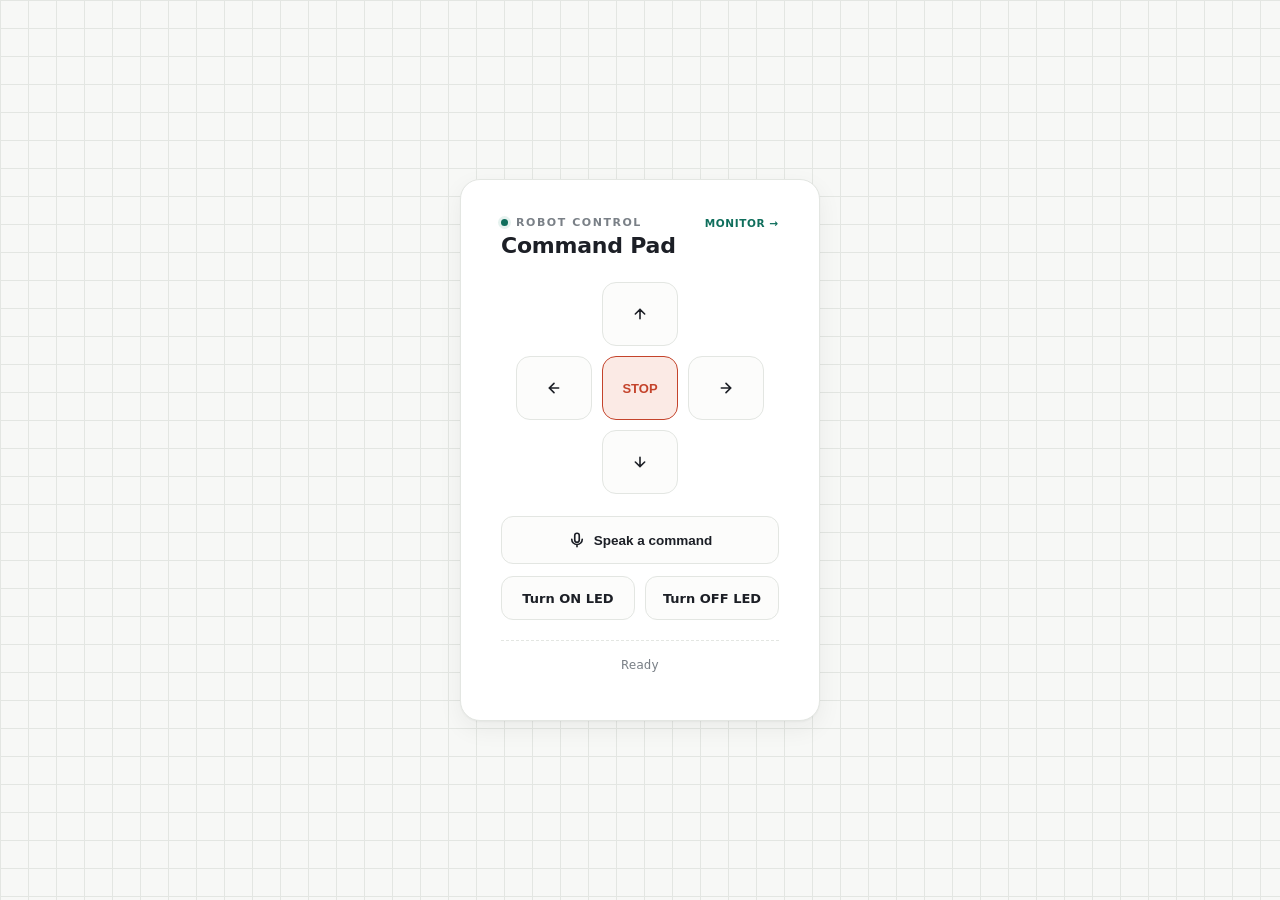
<file: Web-Development/Task - Web-Controlled LED and Servo Motor/cntrolServo/index (8).html>
<!DOCTYPE html>
<html lang="en" dir="ltr">
<head>
<meta charset="UTF-8">
<meta name="viewport" content="width=device-width, initial-scale=1">
<title>Robot Control</title>
<style>
  :root {
    --bg: #F7F8F6;
    --card: #FFFFFF;
    --ink: #1C1F26;
    --muted: #7A8087;
    --line: #E3E6E2;
    --accent: #0F6E5C;
    --accent-soft: #E6F2EF;
    --stop: #C4432B;
    --stop-soft: #FBEAE5;
  }

  * { box-sizing: border-box; }

  body {
    margin: 0;
    min-height: 100vh;
    display: flex;
    flex-direction: column;
    align-items: center;
    justify-content: center;
    background: var(--bg);
    background-image:
      linear-gradient(var(--line) 1px, transparent 1px),
      linear-gradient(90deg, var(--line) 1px, transparent 1px);
    background-size: 28px 28px;
    font-family: 'Segoe UI', system-ui, -apple-system, sans-serif;
    color: var(--ink);
    padding: 24px;
  }

  .panel {
    background: var(--card);
    border: 1px solid var(--line);
    border-radius: 20px;
    padding: 36px 40px 28px;
    box-shadow: 0 1px 2px rgba(28,31,38,0.04), 0 8px 24px rgba(28,31,38,0.06);
    width: 100%;
    max-width: 360px;
  }

  .eyebrow {
    display: flex;
    align-items: center;
    justify-content: space-between;
    font-size: 11px;
    font-weight: 700;
    letter-spacing: 0.14em;
    text-transform: uppercase;
    color: var(--muted);
    margin-bottom: 4px;
  }

  .eyebrow-left { display: flex; align-items: center; gap: 8px; }

  .eyebrow a {
    color: var(--accent);
    text-decoration: none;
    font-size: 10.5px;
    letter-spacing: 0.06em;
  }
  .eyebrow a:hover { text-decoration: underline; }

  .dot {
    width: 7px;
    height: 7px;
    border-radius: 50%;
    background: var(--accent);
    box-shadow: 0 0 0 3px var(--accent-soft);
  }

  .dot.live {
    background: var(--stop);
    box-shadow: 0 0 0 3px var(--stop-soft);
    animation: pulse 1s infinite;
  }

  @keyframes pulse {
    0%, 100% { opacity: 1; }
    50% { opacity: 0.4; }
  }

  h1 {
    font-size: 22px;
    font-weight: 700;
    margin: 2px 0 24px;
    letter-spacing: -0.01em;
  }

  .pad {
    display: grid;
    grid-template-columns: 76px 76px 76px;
    grid-template-rows: 64px 64px 64px;
    gap: 10px;
    justify-content: center;
    margin: 0 auto;
  }

  .btn {
    border: 1.5px solid var(--line);
    border-radius: 14px;
    background: #FCFCFB;
    font-size: 13px;
    font-weight: 600;
    color: var(--ink);
    cursor: pointer;
    display: flex;
    align-items: center;
    justify-content: center;
    gap: 6px;
    transition: 0.15s ease;
  }

  .btn:hover {
    background: var(--accent-soft);
    border-color: var(--accent);
    color: var(--accent);
  }

  .btn:active { transform: scale(0.96); }
  .btn svg { width: 16px; height: 16px; }

  .forward  { grid-column: 2; grid-row: 1; }
  .left     { grid-column: 1; grid-row: 2; }
  .stop     { grid-column: 2; grid-row: 2; }
  .right    { grid-column: 3; grid-row: 2; }
  .backward { grid-column: 2; grid-row: 3; }

  .stop {
    border-color: var(--stop);
    color: var(--stop);
    background: var(--stop-soft);
  }
  .stop:hover { background: var(--stop); color: #fff; }

  .voice-row { display: flex; justify-content: center; margin-top: 22px; }

  .mic-btn {
    width: 100%;
    height: 48px;
    border-radius: 12px;
    border: 1.5px solid var(--line);
    background: #FCFCFB;
    color: var(--ink);
    font-size: 13.5px;
    font-weight: 600;
    display: flex;
    align-items: center;
    justify-content: center;
    gap: 8px;
    cursor: pointer;
    transition: 0.15s ease;
  }

  .mic-btn svg { width: 18px; height: 18px; }
  .mic-btn:hover { background: var(--accent-soft); border-color: var(--accent); color: var(--accent); }
  .mic-btn.listening { background: var(--stop-soft); border-color: var(--stop); color: var(--stop); }
  .mic-btn:disabled { opacity: 0.45; cursor: not-allowed; }

  .led-row {
    display: flex;
    justify-content: space-between;
    gap: 10px;
    margin-top: 12px;
  }

  .led-btn {
    flex: 1;
    height: 44px;
    border-radius: 12px;
    border: 1.5px solid var(--line);
    background: #FCFCFB;
    color: var(--ink);
    font-size: 13px;
    font-weight: 600;
    text-decoration: none;
    display: flex;
    align-items: center;
    justify-content: center;
    transition: 0.15s ease;
  }
  
  .led-btn:active { transform: scale(0.96); }
  .led-on:hover { background: var(--accent-soft); border-color: var(--accent); color: var(--accent); }
  .led-off:hover { background: var(--stop-soft); border-color: var(--stop); color: var(--stop); }

  #status {
    margin-top: 20px;
    padding-top: 16px;
    border-top: 1px dashed var(--line);
    font-family: 'Consolas', 'SF Mono', monospace;
    font-size: 12.5px;
    color: var(--muted);
    text-align: center;
    min-height: 18px;
  }

  #status.ok { color: var(--accent); }
  #status.err { color: var(--stop); }

  #heard {
    margin-top: 6px;
    font-size: 11.5px;
    color: var(--muted);
    text-align: center;
    min-height: 14px;
    font-style: italic;
  }
</style>
</head>
<body>

  <div class="panel">
    <div class="eyebrow">
      <div class="eyebrow-left"><span class="dot" id="statusDot"></span>ROBOT CONTROL</div>
      <a href="monitor.html" target="_blank">Monitor →</a>
    </div>
    <h1>Command Pad</h1>

    <div class="pad">
      <button class="btn forward" onclick="sendCommand('forward')">
        <svg viewBox="0 0 24 24" fill="none" stroke="currentColor" stroke-width="2.4" stroke-linecap="round"><path d="M12 19V5M5 12l7-7 7 7"/></svg>
      </button>
      <button class="btn left" onclick="sendCommand('left')">
        <svg viewBox="0 0 24 24" fill="none" stroke="currentColor" stroke-width="2.4" stroke-linecap="round"><path d="M19 12H5M12 5l-7 7 7 7"/></svg>
      </button>
      <button class="btn stop" onclick="sendCommand('stop')">STOP</button>
      <button class="btn right" onclick="sendCommand('right')">
        <svg viewBox="0 0 24 24" fill="none" stroke="currentColor" stroke-width="2.4" stroke-linecap="round"><path d="M5 12h14M12 5l7 7-7 7"/></svg>
      </button>
      <button class="btn backward" onclick="sendCommand('backward')">
        <svg viewBox="0 0 24 24" fill="none" stroke="currentColor" stroke-width="2.4" stroke-linecap="round"><path d="M12 5v14M19 12l-7 7-7-7"/></svg>
      </button>
    </div>

    <div class="voice-row">
      <button class="mic-btn" id="micBtn" onclick="toggleListening()">
        <svg viewBox="0 0 24 24" fill="none" stroke="currentColor" stroke-width="2.2" stroke-linecap="round" stroke-linejoin="round">
          <path d="M12 15a3 3 0 003-3V6a3 3 0 10-6 0v6a3 3 0 003 3z"/>
          <path d="M19 11a7 7 0 01-14 0M12 18v3"/>
        </svg>
        <span id="micLabel">Speak a command</span>
      </button>
    </div>

    <div class="led-row">
      <a href="http://task4.kesug.com/led.php?state=1" target="_blank" class="led-btn led-on">Turn ON LED</a>
      <a href="http://task4.kesug.com/led.php?state=0" target="_blank" class="led-btn led-off">Turn OFF LED</a>
    </div>

    <div id="status">Ready</div>
    <div id="heard"></div>
  </div>

  <script>
    function sendCommand(cmd) {
      const status = document.getElementById('status');
      status.className = '';
      status.innerText = 'Sending...';

      fetch('update_command.php', {
        method: 'POST',
        headers: { 'Content-Type': 'application/x-www-form-urlencoded' },
        body: 'command=' + encodeURIComponent(cmd)
      })
      .then(res => res.json())
      .then(data => {
        if (data.status === 'success') {
          status.className = 'ok';
          status.innerText = data.button + ' -> "' + data.stored_as + '"  ·  saved to database';
        } else {
          status.className = 'err';
          status.innerText = 'Error: ' + data.message;
        }
      })
      .catch(() => {
        status.className = 'err';
        status.innerText = 'Could not reach server';
      });

      fetch('dir.php', {
        method: 'POST',
        headers: { 'Content-Type': 'application/x-www-form-urlencoded' },
        body: 'command=' + encodeURIComponent(cmd)
      });
    }

    const SpeechRecognitionAPI = window.SpeechRecognition || window.webkitSpeechRecognition;
    const micBtn = document.getElementById('micBtn');
    const micLabel = document.getElementById('micLabel');
    const statusDot = document.getElementById('statusDot');
    const heardEl = document.getElementById('heard');
    let recognition = null;
    let listening = false;

    const wordMap = [
      { cmd: 'forward',  words: ['forward', 'go forward', 'move forward', 'ahead'] },
      { cmd: 'backward', words: ['backward', 'back', 'go back', 'move back', 'reverse'] },
      { cmd: 'left',     words: ['left', 'turn left', 'go left'] },
      { cmd: 'right',    words: ['right', 'turn right', 'go right'] },
      { cmd: 'stop',     words: ['stop', 'halt', 'freeze'] }
    ];

    function matchCommand(transcript) {
      const t = transcript.toLowerCase().trim();
      for (const entry of wordMap) {
        for (const w of entry.words) {
          if (t.includes(w)) return entry.cmd;
        }
      }
      return null;
    }

    if (SpeechRecognitionAPI) {
      recognition = new SpeechRecognitionAPI();
      recognition.lang = 'en-US'; 
      recognition.continuous = false;
      recognition.interimResults = false;

      recognition.onstart = () => {
        listening = true;
        micBtn.classList.add('listening');
        micLabel.innerText = 'Listening...';
        statusDot.classList.add('live');
        heardEl.innerText = '';
        document.getElementById('status').className = '';
        document.getElementById('status').innerText = 'Listening...';
      };

      recognition.onresult = (event) => {
        const transcript = event.results[0][0].transcript;
        heardEl.innerText = 'Heard: "' + transcript + '"';
        const cmd = matchCommand(transcript);
        if (cmd) {
          sendCommand(cmd);
        } else {
          document.getElementById('status').className = 'err';
          document.getElementById('status').innerText = 'Did not recognize a command';
        }
      };

      recognition.onspeechend = () => recognition.stop();

      recognition.onerror = (event) => {
        document.getElementById('status').className = 'err';
        if (event.error === 'no-speech') {
          document.getElementById('status').innerText = 'No speech detected, try again';
        } else if (event.error === 'not-allowed' || event.error === 'service-not-allowed') {
          document.getElementById('status').innerText = 'Microphone permission blocked';
        } else if (event.error === 'network') {
          document.getElementById('status').innerText = 'Network error (needs internet)';
        } else {
          document.getElementById('status').innerText = 'Microphone error: ' + event.error;
        }
      };

      recognition.onend = () => {
        listening = false;
        micBtn.classList.remove('listening');
        micLabel.innerText = 'Speak a command';
        statusDot.classList.remove('live');
      };
    } else {
      micBtn.disabled = true;
      micLabel.innerText = 'Voice not supported in this browser';
    }

    function toggleListening() {
      if (!recognition) return;
      if (listening) {
        recognition.stop();
      } else {
        recognition.start();
      }
    }
  </script>

</body>
</html>
</file>
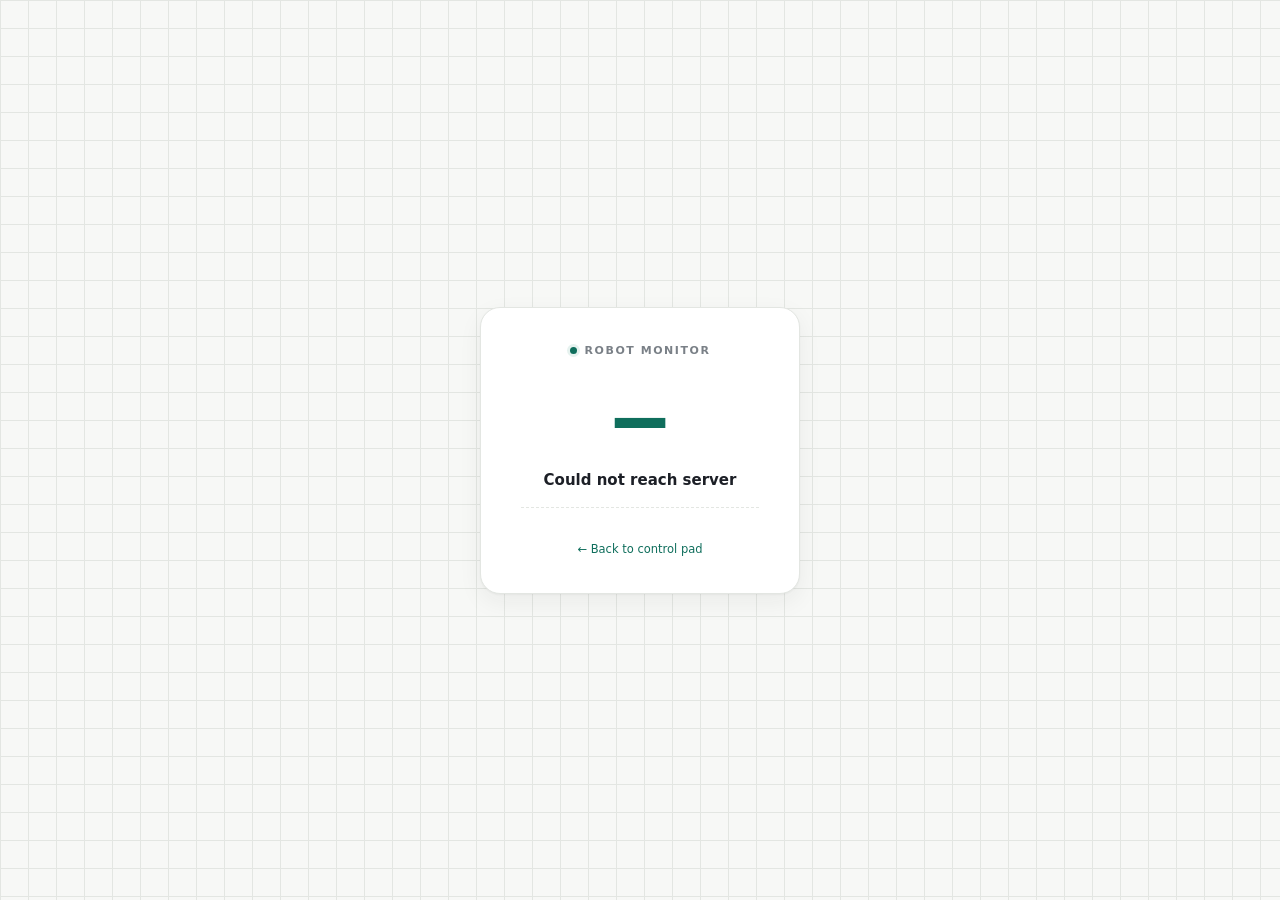
<file: Web-Development/Task - Web-Controlled LED and Servo Motor/Codes/CntrolLed1/monitor.html>
<!DOCTYPE html>
<html lang="en" dir="ltr">
<head>
<meta charset="UTF-8">
<meta name="viewport" content="width=device-width, initial-scale=1">
<title>Robot Monitor</title>
<style>
  :root {
    --bg: #F7F8F6;
    --card: #FFFFFF;
    --ink: #1C1F26;
    --muted: #7A8087;
    --line: #E3E6E2;
    --accent: #0F6E5C;
    --accent-soft: #E6F2EF;
  }

  * { box-sizing: border-box; }

  body {
    margin: 0;
    min-height: 100vh;
    display: flex;
    flex-direction: column;
    align-items: center;
    justify-content: center;
    background: var(--bg);
    background-image:
      linear-gradient(var(--line) 1px, transparent 1px),
      linear-gradient(90deg, var(--line) 1px, transparent 1px);
    background-size: 28px 28px;
    font-family: 'Segoe UI', system-ui, -apple-system, sans-serif;
    color: var(--ink);
    padding: 24px;
  }

  .panel {
    background: var(--card);
    border: 1px solid var(--line);
    border-radius: 20px;
    padding: 36px 40px;
    box-shadow: 0 1px 2px rgba(28,31,38,0.04), 0 8px 24px rgba(28,31,38,0.06);
    width: 100%;
    max-width: 320px;
    text-align: center;
  }

  .eyebrow {
    display: flex;
    align-items: center;
    justify-content: center;
    gap: 8px;
    font-size: 11px;
    font-weight: 700;
    letter-spacing: 0.14em;
    text-transform: uppercase;
    color: var(--muted);
    margin-bottom: 18px;
  }

  .dot {
    width: 7px;
    height: 7px;
    border-radius: 50%;
    background: var(--accent);
    box-shadow: 0 0 0 3px var(--accent-soft);
  }

  .letter {
    font-family: 'Consolas', 'SF Mono', monospace;
    font-size: 84px;
    font-weight: 700;
    color: var(--accent);
    line-height: 1;
    margin: 8px 0 12px;
  }

  .meaning {
    font-size: 15px;
    font-weight: 600;
    color: var(--ink);
    margin-bottom: 18px;
  }

  .updated {
    font-family: 'Consolas', 'SF Mono', monospace;
    font-size: 11.5px;
    color: var(--muted);
    border-top: 1px dashed var(--line);
    padding-top: 14px;
  }

  a {
    display: inline-block;
    margin-top: 20px;
    font-size: 11.5px;
    color: var(--accent);
    text-decoration: none;
  }
  a:hover { text-decoration: underline; }
</style>
</head>
<body>

  <div class="panel">
    <div class="eyebrow"><span class="dot"></span>ROBOT MONITOR</div>
    <div class="letter" id="letter">–</div>
    <div class="meaning" id="meaning">Waiting for data...</div>
    <div class="updated" id="updated"></div>
    <a href="index.html">← Back to control pad</a>
  </div>

  <script>
    const names = { f: 'forward', b: 'backward', l: 'left', r: 'right', S: 'stop' };

    function refresh() {
      fetch('get_state.php')
        .then(res => res.json())
        .then(data => {
          if (data.command) {
            document.getElementById('letter').innerText = data.command;
            document.getElementById('meaning').innerText = names[data.command] || 'unknown';
            document.getElementById('updated').innerText = 'Last updated: ' + (data.updated_at || '–');
          }
        })
        .catch(() => {
          document.getElementById('meaning').innerText = 'Could not reach server';
        });
    }

    refresh();
    setInterval(refresh, 2000); 
  </script>

</body>
</html>
</file>
<file: AI-Robotics/Task-3-Voice Assistant/codes/style.css>
:root {
  --bg: #4A5D73;
  --card: #37475A;
  --card-light: #63768A;
  --text: #F4F1E8;
  --muted: #C7D0DA;
  --coral: #E8CE8F;
  --amber: #D9C89A;
  --user-bubble: #E8CE8F;
  --bot-bubble: #63768A;
}

* {
  box-sizing: border-box;
}

html {
  background: var(--bg);
}

body {
  margin: 0;
  min-height: 100vh;
  display: flex;
  align-items: center;
  justify-content: center;
  background: var(--bg);
  font-family: "Segoe UI", Tahoma, Arial, sans-serif;
  color: var(--text);
}

.chat-container {
  width: 100%;
  max-width: 680px;
  height: 90vh;
  max-height: 720px;
  background: var(--card);
  border-radius: 20px;
  display: flex;
  flex-direction: column;
  overflow: hidden;
  box-shadow: 0 20px 50px rgba(0, 0, 0, 0.35);
}

.chat-header {
  display: flex;
  align-items: center;
  gap: 12px;
  padding: 18px 20px;
  background: var(--card);
  border-bottom: 1px solid rgba(232, 206, 143, 0.15);
}

.bot-avatar {
  width: 44px;
  height: 44px;
  border-radius: 50%;
  background: var(--coral);
  display: flex;
  align-items: center;
  justify-content: center;
  font-size: 22px;
  flex-shrink: 0;
}

.chat-header h1 {
  margin: 0;
  font-size: 16px;
  color: var(--text);
}

.chat-header p {
  margin: 2px 0 0;
  font-size: 12px;
  color: var(--muted);
}

.chat-log {
  flex: 1;
  overflow-y: auto;
  padding: 20px;
  display: flex;
  flex-direction: column;
  gap: 12px;
}

.message {
  max-width: 80%;
  padding: 10px 14px;
  border-radius: 14px;
  line-height: 1.5;
  font-size: 14px;
  word-wrap: break-word;
}

.message p {
  margin: 0;
}

.message.bot {
  align-self: flex-start;
  background: var(--bot-bubble);
  color: var(--text);
  border: 1px solid rgba(255, 255, 255, 0.08);
  border-bottom-left-radius: 4px;
}

.message.user {
  align-self: flex-end;
  background: var(--user-bubble);
  color: #2A2016;
  font-weight: 600;
  border-bottom-right-radius: 4px;
}

.message.thinking p {
  color: var(--muted);
  font-style: italic;
}

.chat-input {
  padding: 18px 20px 22px;
  text-align: center;
  border-top: 1px solid rgba(232, 206, 143, 0.15);
}

.mic-btn {
  width: 64px;
  height: 64px;
  border-radius: 50%;
  border: none;
  background: var(--coral);
  color: #2A2016;
  font-size: 26px;
  cursor: pointer;
  transition: transform 0.15s ease, box-shadow 0.15s ease;
  box-shadow: 0 0 0 0 rgba(232, 206, 143, 0.5);
}

.mic-btn:hover {
  transform: scale(1.05);
}

.mic-btn.listening {
  background: var(--amber);
  animation: pulse 1.4s infinite;
}

@keyframes pulse {
  0% { box-shadow: 0 0 0 0 rgba(217, 200, 154, 0.55); }
  70% { box-shadow: 0 0 0 18px rgba(217, 200, 154, 0); }
  100% { box-shadow: 0 0 0 0 rgba(217, 200, 154, 0); }
}

.hint {
  margin: 10px 0 0;
  font-size: 11px;
  color: var(--muted);
}

.chat-log::-webkit-scrollbar {
  width: 6px;
}
.chat-log::-webkit-scrollbar-thumb {
  background: var(--card-light);
  border-radius: 3px;
}
</file>
